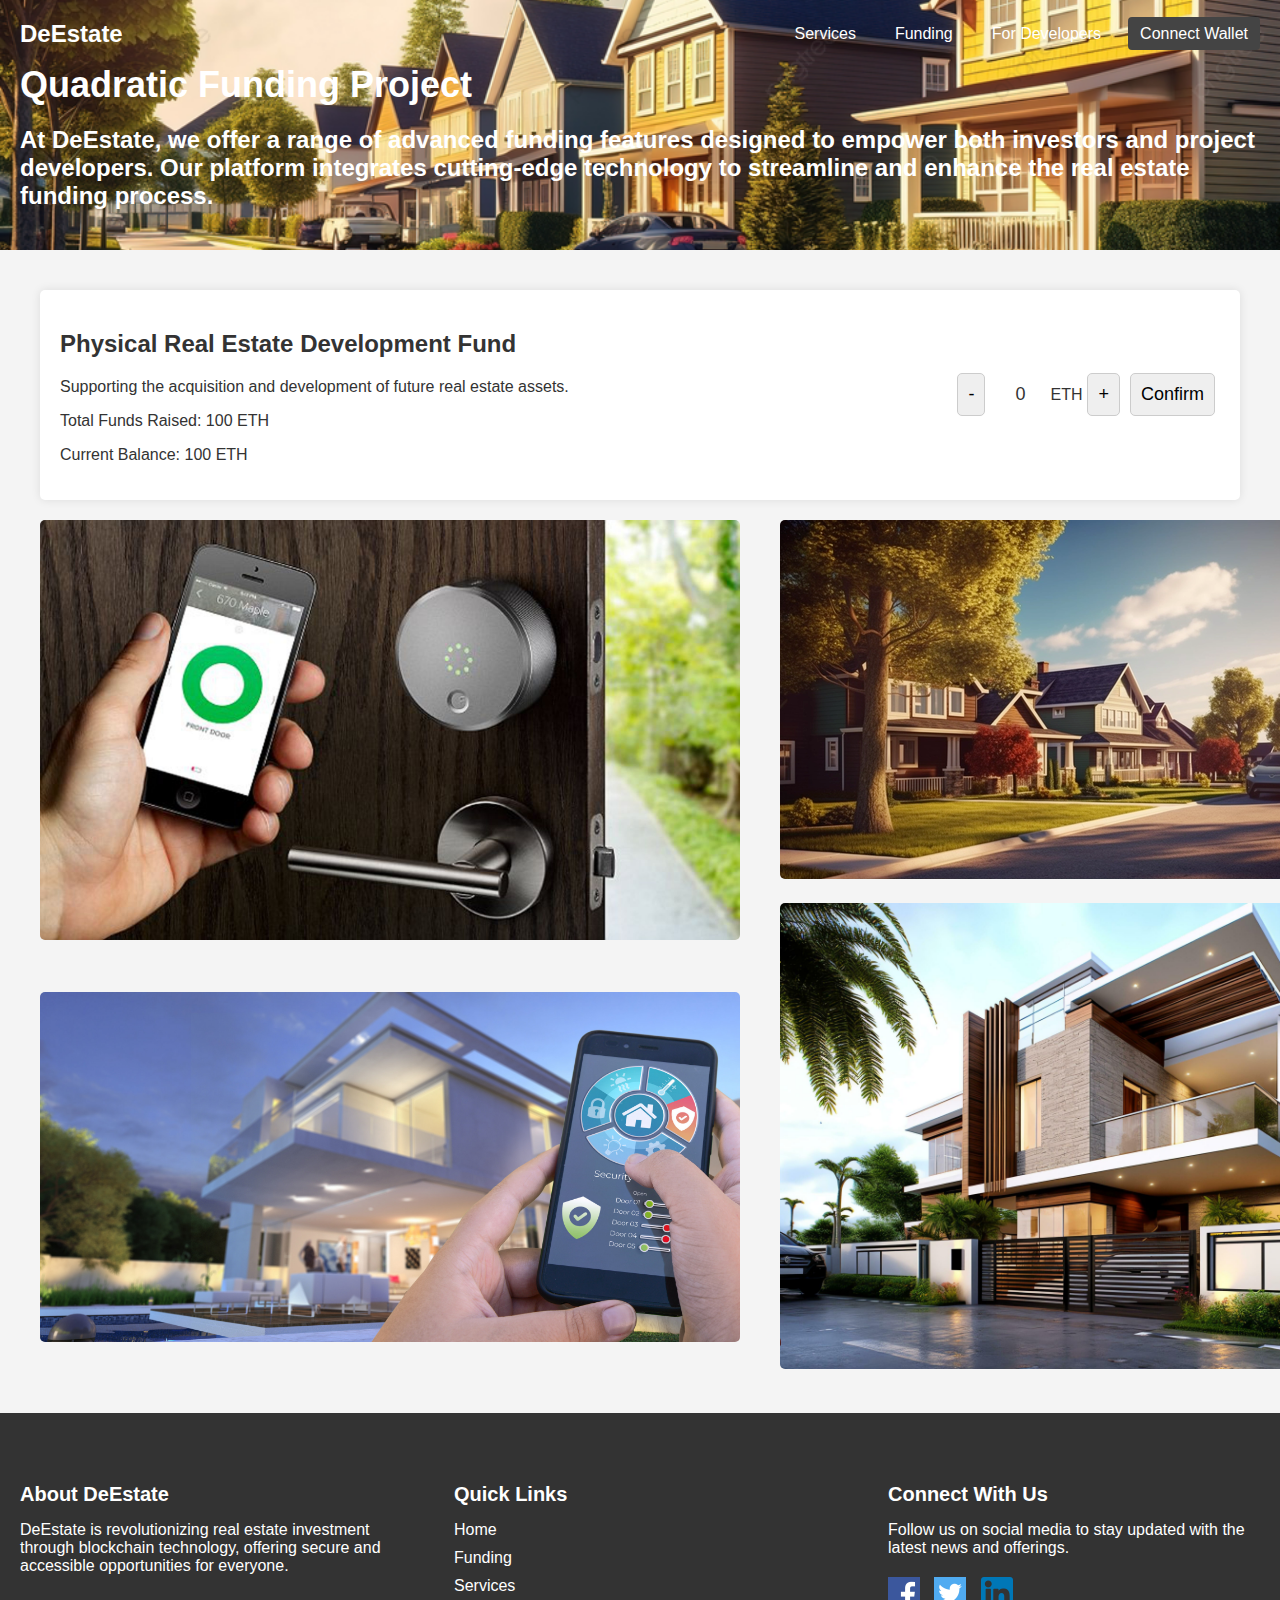
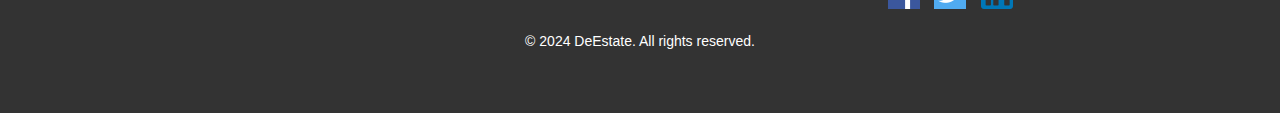
<file: Funding/index.html>
<!DOCTYPE html>
<html lang="en">
<head>
    <meta charset="UTF-8">
    <meta name="viewport" content="width=device-width, initial-scale=1.0">
    <title>Quadratic Funding Project</title>
    <link rel="stylesheet" href="styles.css">
</head>
<body>
    <header>
        <div class="header-content">
            <div class="logo"><a href="../Main/index.html">DeEstate</a></div>
            <nav>
                <ul>
                    <li><a href="../Service/index.html">Services</a></li>
                    <li><a href="../Funding/index.html">Funding</a></li>
                    <li><a href="../For Developer/index.html">For Developers</a></li>
                    <!-- <li><a href="#">Unit Sell</a></li> -->
                    <li><a href="#" class="wallet">Connect Wallet</a></li>
                </ul>
            </nav>
        </div>
        <div class="hero">
            <h1>Quadratic Funding Project</h1>
            <h2>At DeEstate, we offer a range of advanced funding features designed to empower both 
                investors and project developers. Our platform integrates cutting-edge technology to 
                streamline and enhance the real estate funding process.</h2>
        </div>
    </header>

    <main>
        <section class="funding-section">
            <div class="program-details">
                <h2>Physical Real Estate Development Fund</h2>
                <p>Supporting the acquisition and development of future real estate assets.</p>
                <p>Total Funds Raised: <span id="total-fund">100</span> ETH</p>
                <p>Current Balance: <span id="balanced">100</span> ETH</p>
            </div>
            <div class="funding-controls">
                <button id="decrease">-</button>
                <span id="amount">0</span> ETH
                <button id="increase">+</button>
                <button id="confirm">Confirm</button>
            </div>
        </section>      

        <section class="gallery">
            <div class="image-grid">
                <div class="image">
                    <img src="fund1.jpg" id="fund1" alt="Couple with camper">
                </div>
                <div class="image">
                    <img src="fund3.jpg" id="fund3" alt="Couple with camper">
                </div>
            </div>
            <div class="image">
                <img src="fund2.jpg" id="fund2" alt="Camper by the sea">
            </div>
            <div class="image-grid2">
                <div class="image">
                    <img src="fund4.png" id="fund4" alt="Couple with camper">
                </div>
                <div class="image">
                    <img src="fund5.jpg" id="fund5" alt="Couple with camper">
                </div>
            </div>
        </section>
    </main>
    <footer>
        <div class="footer-content">
            <div class="footer-section">
                <h3>About DeEstate</h3>
                <p>DeEstate is revolutionizing real estate investment through blockchain technology, offering secure and accessible opportunities for everyone.</p>
            </div>
            <div class="footer-section">
                <h3>Quick Links</h3>
                <ul>
                    <li><a href="../Main/main.html">Home</a></li>
                    <li><a href="../Funding/index.html">Funding</a></li>
                    <li><a href="../Service/index.html">Services</a></li>
                    <!-- <li><a href="#">Contact</a></li> -->
                </ul>
            </div>
            <div class="footer-section">
                <h3>Connect With Us</h3>
                <p>Follow us on social media to stay updated with the latest news and offerings.</p>
                <div class="social-icons">
                    <a href="#"><img src="facebook-icon.png" alt="Facebook"></a>
                    <a href="#"><img src="twitter-icon.png" alt="Twitter"></a>
                    <a href="#"><img src="linkedin-icon.png" alt="LinkedIn"></a>
                </div>
            </div>
        </div>
        <p class="footer-credit">© 2024 DeEstate. All rights reserved.</p>
    </footer>
</body>
</html>
</file>
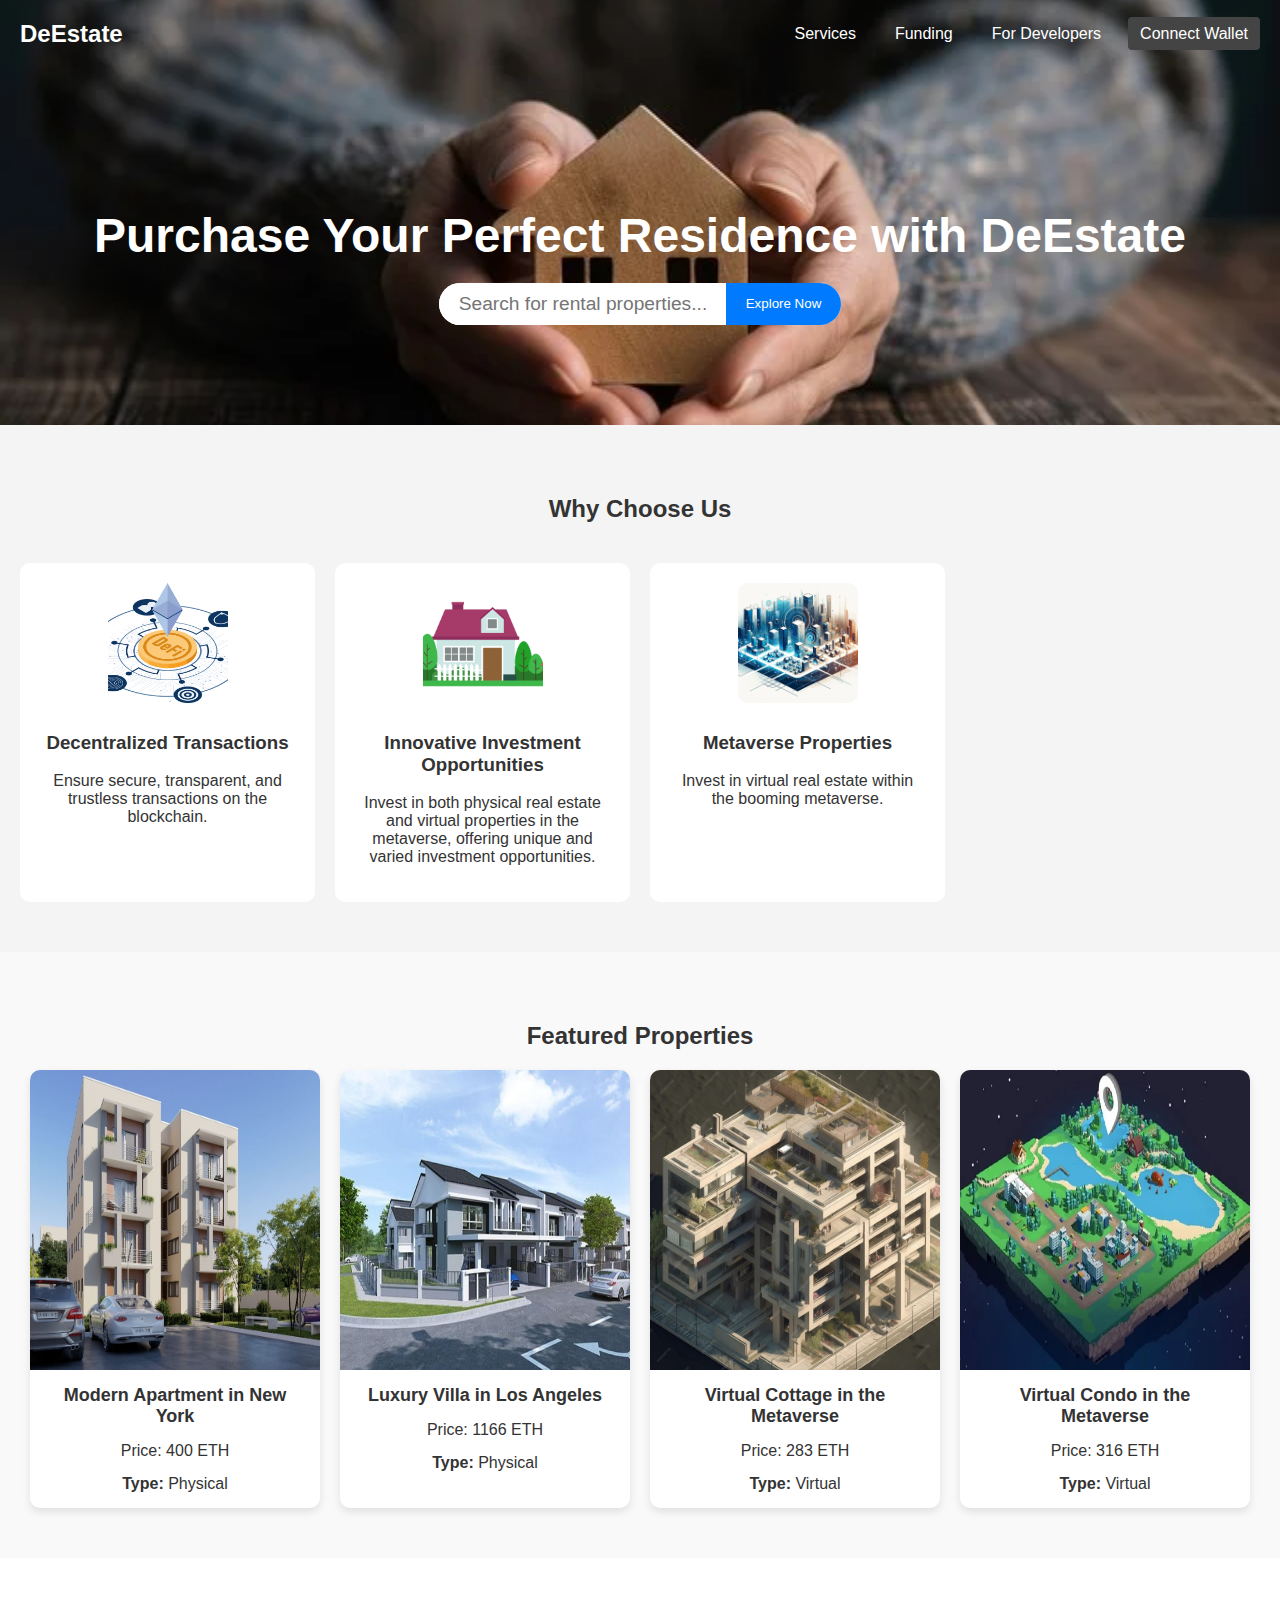
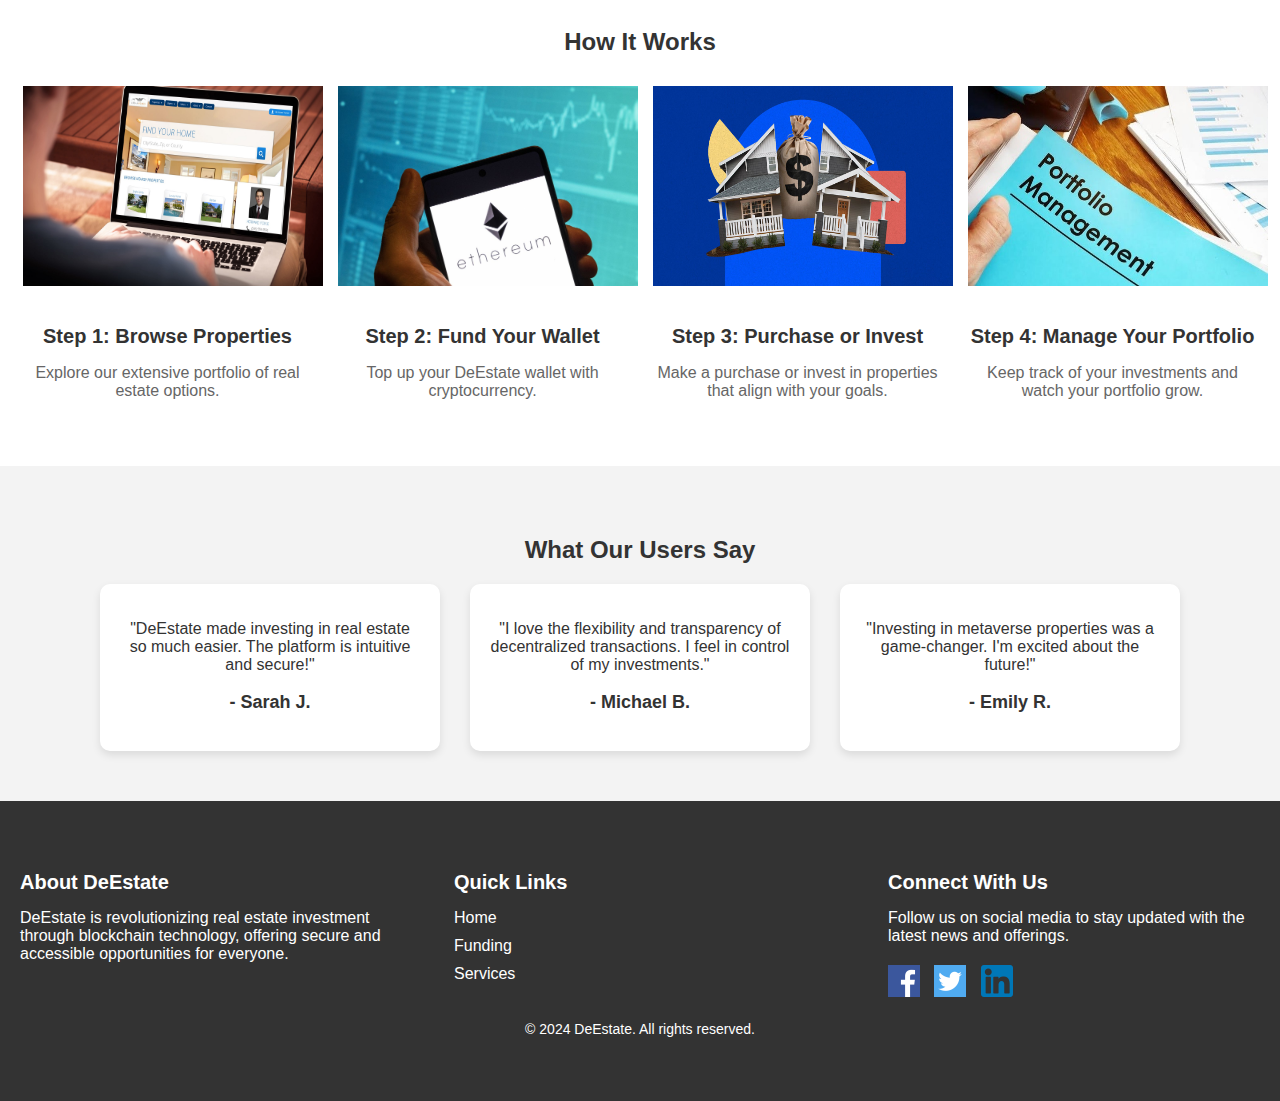
<file: Main/index.html>
<!DOCTYPE html>
<html lang="en">
<head>
    <meta charset="UTF-8">
    <meta name="viewport" content="width=device-width, initial-scale=1.0">
    <title>DeEstate - Residence Purchasing Platform</title>
    <link rel="stylesheet" href="styles.css">
</head>
<body>
    <header>
        <div class="header-content">
            <div class="logo">DeEstate</div>
            <nav>
                <ul>
                    <li><a href="../Service/index.html">Services</a></li>
                    <li><a href="../Funding/index.html">Funding</a></li>
                    <li><a href="../For Developer/index.html">For Developers</a></li>
                    <!--<li><a href="#">Unit Sell</a></li> -->
                    <li><a href="#" class="wallet">Connect Wallet</a></li>
                </ul>
            </nav>
        </div>
        <div class="maintop">
            <h2>Purchase Your Perfect Residence with DeEstate</h2>
            <div class="search-bar">
                <input type="text" placeholder="Search for rental properties...">
                <button>Explore Now</button>
            </div>
        </div>  
    </header>

    <section class="why-choose-us">
        <h2>Why Choose Us</h2>
        <div class="features">
            <div class="feature-item">
                <img src="decentralized.jpg" alt="Decentralized Transactions">
                <h3>Decentralized Transactions</h3>
                <p>Ensure secure, transparent, and trustless transactions on the blockchain.</p>
            </div>
            <div class="feature-item">
                <img src="flexible-rental.png" alt="Flexible Rental Periods">
                <h3>Innovative Investment Opportunities</h3>
                <p>Invest in both physical real estate and virtual properties in the metaverse, offering unique and varied investment opportunities.</p>
            </div>
            <div class="feature-item">
                <img src="metaverse.png" alt="Metaverse Properties">
                <h3>Metaverse Properties</h3>
                <p>Invest in virtual real estate within the booming metaverse.</p>
            </div>
        </div>
    </section>

    <section class="featured-properties">
        <h2>Featured Properties</h2>
        <div class="properties-grid">
            <div class="property-item">
                <div class="image-container">
                    <img src="pic1.jpg" alt="Modern Apartment in New York">
                    <a href="modern_apartment.html" class="view-more-btn">View More</a>
                </div>
                <h3>Modern Apartment in New York</h3>
                <p>Price: 400 ETH</p>
                <p><strong>Type:</strong> Physical</p>
            </div>
            <div class="property-item">
                <div class="image-container">
                    <img src="pic2.jpg" alt="Luxury Villa in Los Angeles">
                    <a href="luxury_villa.html" class="view-more-btn">View More</a>
                </div>
                <h3>Luxury Villa in Los Angeles</h3>
                <p>Price: 1166 ETH</p>
                <p><strong>Type:</strong> Physical</p>
                </div>
            <div class="property-item">
                <div class="image-container">
                    <img src="pic3.jpg" alt="Virtual Cottage in the Metaverse">
                    <a href="virtual_cottage.html" class="view-more-btn">View More</a>
                </div>
                <h3>Virtual Cottage in the Metaverse</h3>
                <p>Price: 283 ETH</p>
                <p><strong>Type:</strong> Virtual</p>
            </div>
            <div class="property-item">
                <div class="image-container">
                    <img src="pic4.jpg" alt="Virtual Condo in the Metaverse">
                    <a href="virtual_condo.html" class="view-more-btn">View More</a>
                </div>
                <h3>Virtual Condo in the Metaverse</h3>
                <p>Price: 316 ETH</p>
                <p><strong>Type:</strong> Virtual</p>
            </div>
        </div>
    </section>
    

    <section class="how-it-works">
        <h2>How It Works</h2>
        <div class="steps">
            <div class="step-item">
                <img src="browse.jpg" alt="Step 1">
                <h3>Step 1: Browse Properties</h3>
                <p>Explore our extensive portfolio of real estate options.</p>
            </div>
            <div class="step-item">
                <img src="fund.jpg" alt="Step 2">
                <h3>Step 2: Fund Your Wallet</h3>
                <p>Top up your DeEstate wallet with cryptocurrency.</p>
            </div>
            <div class="step-item">
                <img src="or.jpg" alt="Step 3">
                <h3>Step 3: Purchase or Invest</h3>
                <p>Make a purchase or invest in properties that align with your goals.</p>
            </div>
            <div class="step-item">
                <img src="portfolio.jpeg" alt="Step 4">
                <h3>Step 4: Manage Your Portfolio</h3>
                <p>Keep track of your investments and watch your portfolio grow.</p>
            </div>
        </div>
    </section>

    <section class="testimonials">
        <h2>What Our Users Say</h2>
        <div class="testimonials-slider">
            <div class="testimonial-item">
                <p>"DeEstate made investing in real estate so much easier. The platform is intuitive and secure!"</p>
                <h3>- Sarah J.</h3>
            </div>
            <div class="testimonial-item">
                <p>"I love the flexibility and transparency of decentralized transactions. I feel in control of my investments."</p>
                <h3>- Michael B.</h3>
            </div>
            <div class="testimonial-item">
                <p>"Investing in metaverse properties was a game-changer. I'm excited about the future!"</p>
                <h3>- Emily R.</h3>
            </div>
        </div>
    </section>

    <footer>
        <div class="footer-content">
            <div class="footer-section">
                <h3>About DeEstate</h3>
                <p>DeEstate is revolutionizing real estate investment through blockchain technology, offering secure and accessible opportunities for everyone.</p>
            </div>
            <div class="footer-section">
                <h3>Quick Links</h3>
                <ul>
                    <li><a href="../Main/main.html">Home</a></li>
                    <li><a href="../Funding/index.html">Funding</a></li>
                    <li><a href="../Service/index.html">Services</a></li>
                    <!-- <li><a href="#">Contact</a></li> -->
                </ul>
            </div>
            <div class="footer-section">
                <h3>Connect With Us</h3>
                <p>Follow us on social media to stay updated with the latest news and offerings.</p>
                <div class="social-icons">
                    <a href="#"><img src="facebook-icon.png" alt="Facebook"></a>
                    <a href="#"><img src="twitter-icon.png" alt="Twitter"></a>
                    <a href="#"><img src="linkedin-icon.png" alt="LinkedIn"></a>
                </div>
            </div>
        </div>
        <p class="footer-credit">© 2024 DeEstate. All rights reserved.</p>
    </footer>
</body>
</html>
</file>
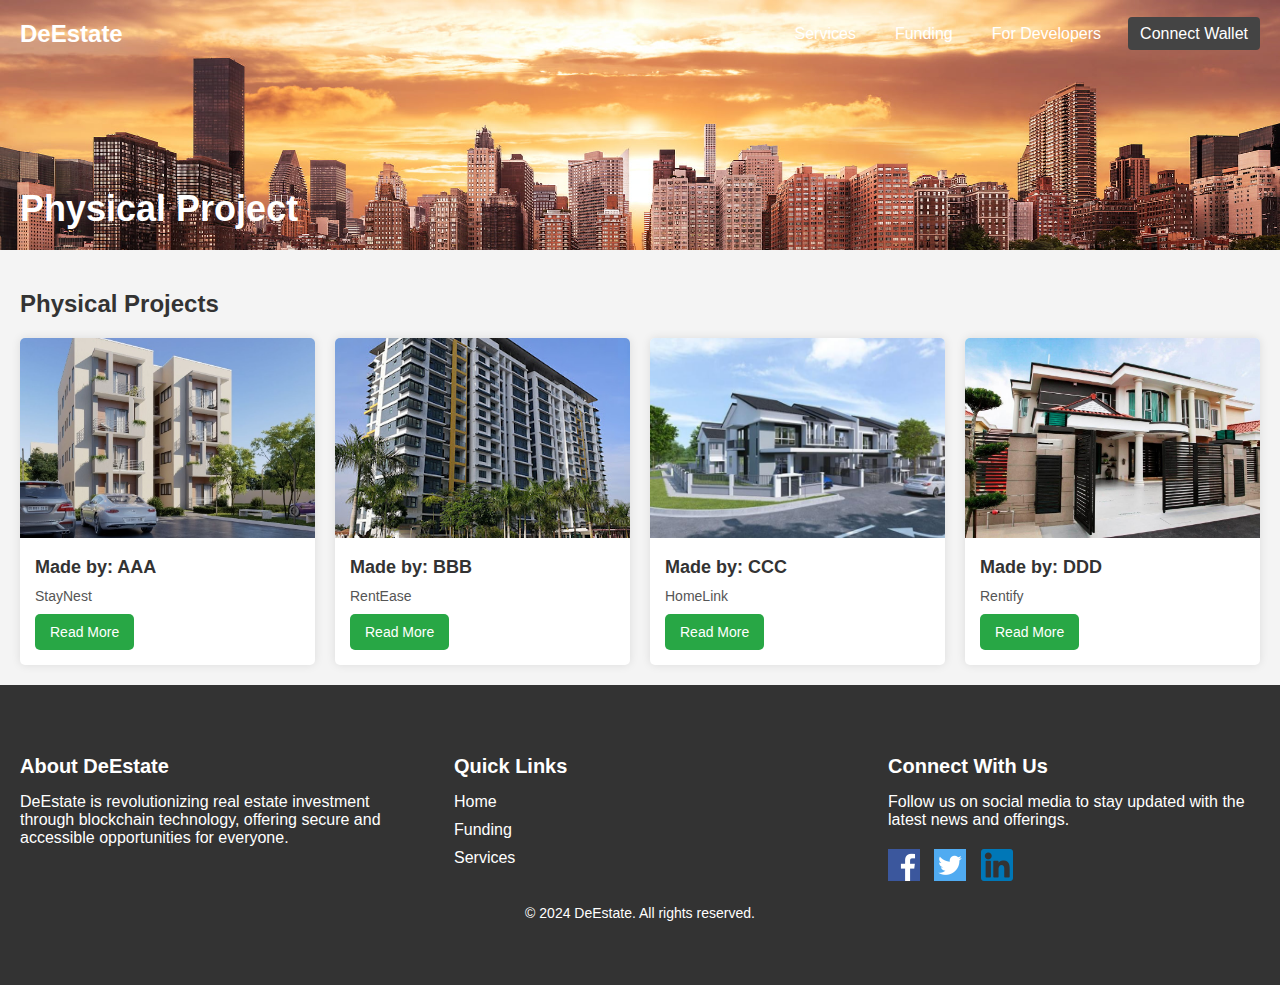
<file: Physical/index.html>
<!DOCTYPE html>
<html lang="en">
<head>
    <meta charset="UTF-8">
    <meta name="viewport" content="width=device-width, initial-scale=1.0">
    <title>DeEstate - Residence Purchasing Platform</title>
    <style>
        a {
            text-decoration: none;
            color: white;
        }
        body {
            font-family: Arial, sans-serif;
            margin: 0;
            padding: 0;
            background-color: #f4f4f4;
            color: #333;
            overflow-x: hidden;
        }
        header {
            position: relative;
            height: 250px;
            background-image: url('background.jpg'); 
            background-size: cover;
            background-position: center;
            color: white;
        }
        .header-content {
            display: flex;
            justify-content: space-between;
            align-items: center;
            padding: 20px;
        }

        .logo {
            font-size: 24px;
            font-weight: bold;
        }

        nav ul {
            list-style-type: none;
            margin: 0;
            padding: 0;
            display: flex;
            gap: 15px;
        }

        nav ul li {
            display: inline;
        }

        nav ul li a {
            color: white;
            text-decoration: none;
            padding: 8px 12px;
        }

        nav ul li a.wallet {
            background-color: #444;
            border-radius: 4px;
        }

        .hero {
            position: absolute;
            bottom: 20px;
            left: 20px;
        }

        .hero h1 {
            font-size: 36px;
            margin: 0;
        }
        .container {
            padding: 20px;
        }
        .projects {
            display: grid;
            grid-template-columns: repeat(auto-fit, minmax(250px, 1fr));
            gap: 20px;
        }
        .project-card {
            background-color: white;
            border-radius: 5px;
            box-shadow: 0 0 10px rgba(0, 0, 0, 0.1);
            overflow: hidden;
        }
        .project-card img {
            width: 100%;
            height: 200px;
            object-fit: cover;
        }
        .project-card .content {
            padding: 15px;
        }
        .project-card .content h3 {
            margin: 0 0 10px;
            font-size: 18px;
        }
        .project-card .content p {
            margin: 0 0 10px;
            font-size: 14px;
            color: #555;
        }
        .project-card .content button {
            padding: 10px 15px;
            background-color: #28a745;
            color: white;
            border: none;
            border-radius: 5px;
            cursor: pointer;
            font-size: 14px;
        }
        .project-card .content button:hover {
            background-color: #218838;
        }

        footer {
            background-color: #333;
            color: white;
            padding: 50px 20px;
        }

        .footer-content {
            display: flex;
            justify-content: space-between;
            flex-wrap: wrap;
        }

        .footer-section {
            width: 30%;
        }

        .footer-section h3 {
            font-size: 20px;
            margin-bottom: 15px;
        }

        .footer-section p, .footer-section ul {
            font-size: 16px;
            margin: 0;
        }

        .footer-section ul {
            list-style: none;
            padding: 0;
        }

        .footer-section ul li {
            margin-bottom: 10px;
        }

        .footer-section ul li a {
            color: white;
            text-decoration: none;
        }

        .footer-section ul li a:hover {
            text-decoration: underline;
        }

        .social-icons {
            margin-top: 20px;
        }

        .social-icons a {
            margin-right: 10px;
            display: inline-block;
        }

        .social-icons img {
            width: 32px;
            height: 32px;
        }

        .footer-credit {
            text-align: center;
            margin-top: 20px;
            font-size: 14px;
        }
    </style>
</head>
<body>
    <header>
        <div class="header-content">
            <div class="logo">DeEstate</div>
            <nav>
                <ul>
                    <li><a href="../Service/index.html">Services</a></li>
                    <li><a href="../Funding/index.html">Funding</a></li>
                    <li><a href="../For Developer/index.html">For Developers</a></li>
                    <!-- <li><a href="#">Unit Sell</a></li> -->
                    <li><a href="#" class="wallet">Connect Wallet</a></li>
                </ul>
            </nav>
        </div>
        <div class="hero">
            <h1>Physical Project</h1>
        </div>
        </div>
    </header>
    <div class="container">
        <h2>Physical Projects</h2>
        <div class="projects">
            <div class="project-card">
                <img src="pic1.jpg" alt="StayNest">
                <div class="content">
                    <h3>Made by: AAA</h3>
                    <p>StayNest</p>
                    <button>Read More</button>
                </div>
            </div>
            <div class="project-card">
                <img src="pic2.jpg" alt="RentEase">
                <div class="content">
                    <h3>Made by: BBB</h3>
                    <p>RentEase</p>
                    <button>Read More</button>
                </div>
            </div>
            <div class="project-card">
                <img src="pic3.jpg" alt="HomeLink">
                <div class="content">
                    <h3>Made by: CCC</h3>
                    <p>HomeLink</p>
                    <button>Read More</button>
                </div>
            </div>
            <div class="project-card">
                <img src="pic4.jpg" alt="Rentify">
                <div class="content">
                    <h3>Made by: DDD</h3>
                    <p>Rentify</p>
                    <button>Read More</button>
                </div>
            </div>
        </div>
    </div>
    <footer>
        <div class="footer-content">
            <div class="footer-section">
                <h3>About DeEstate</h3>
                <p>DeEstate is revolutionizing real estate investment through blockchain technology, offering secure and accessible opportunities for everyone.</p>
            </div>
            <div class="footer-section">
                <h3>Quick Links</h3>
                <ul>
                    <li><a href="../Main/main.html">Home</a></li>
                    <li><a href="../Funding/index.html">Funding</a></li>
                    <li><a href="../Service/index.html">Services</a></li>
                    <!-- <li><a href="#">Contact</a></li> -->
                </ul>
            </div>
            <div class="footer-section">
                <h3>Connect With Us</h3>
                <p>Follow us on social media to stay updated with the latest news and offerings.</p>
                <div class="social-icons">
                    <a href="#"><img src="facebook-icon.png" alt="Facebook"></a>
                    <a href="#"><img src="twitter-icon.png" alt="Twitter"></a>
                    <a href="#"><img src="linkedin-icon.png" alt="LinkedIn"></a>
                </div>
            </div>
        </div>
        <p class="footer-credit">© 2024 DeEstate. All rights reserved.</p>
    </footer>
</body>
</html>
</file>
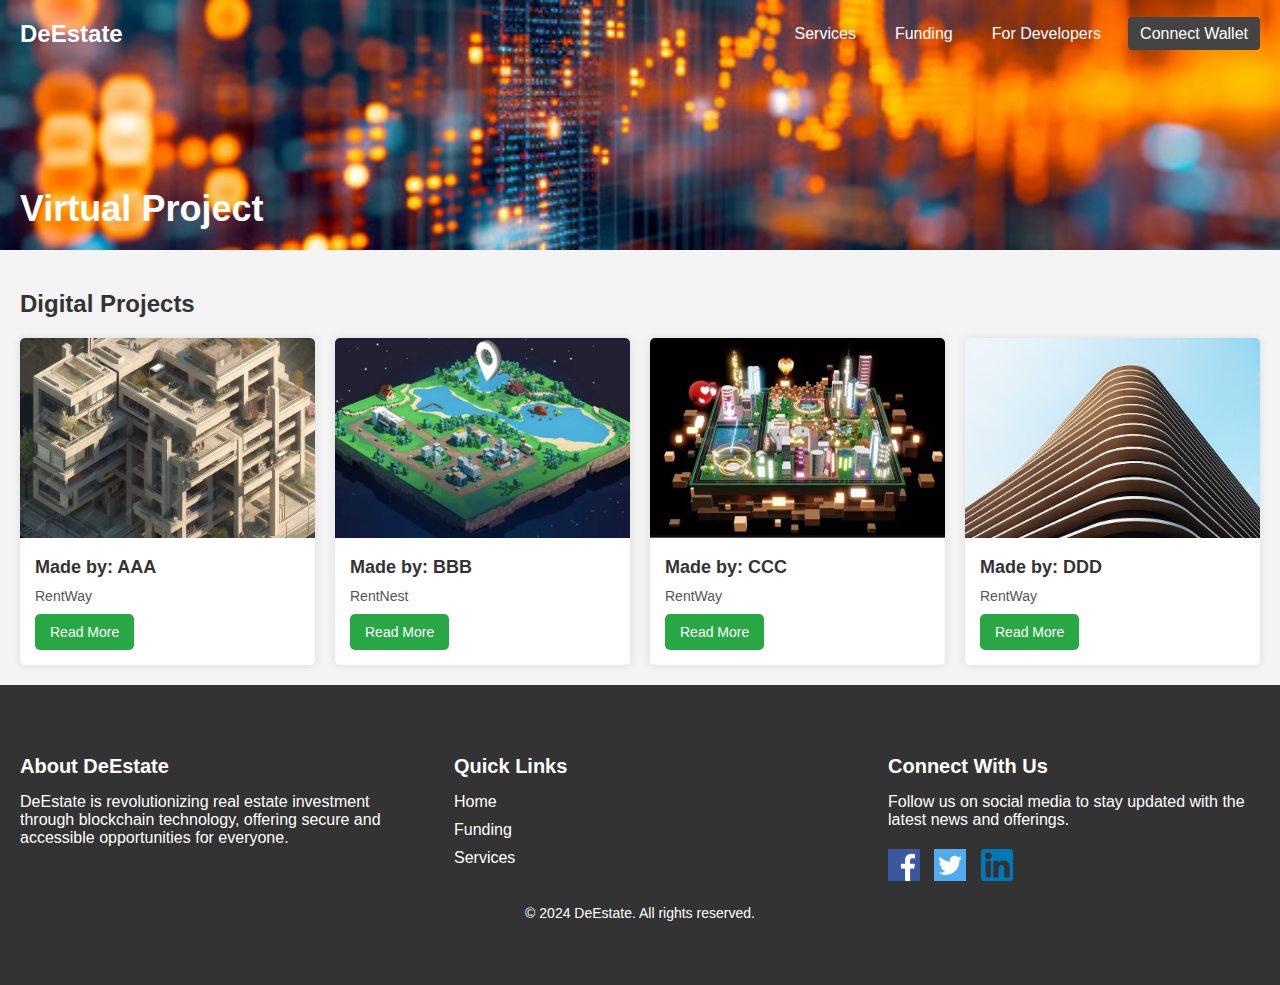
<file: Virtual/index.html>
<!DOCTYPE html>
<html lang="en">
<head>
    <meta charset="UTF-8">
    <meta name="viewport" content="width=device-width, initial-scale=1.0">
    <title>DeEstate - Residence Purchasing Platform</title>
    <style>
        a {
            text-decoration: none;
            color: white;
        }
        body {
            font-family: Arial, sans-serif;
            margin: 0;
            padding: 0;
            background-color: #f4f4f4;
            color: #333;
            overflow-x: hidden;
        }
        header {
            position: relative;
            height: 250px;
            background-image: url('background.jpg'); 
            background-size: cover;
            background-position: center;
            color: white;
        }
        .header h1 {
            margin: 0;
            font-size: 24px;
        }
        .header-content {
            display: flex;
            justify-content: space-between;
            align-items: center;
            padding: 20px;
        }

        .logo {
            font-size: 24px;
            font-weight: bold;
        }

        nav ul {
            list-style-type: none;
            margin: 0;
            padding: 0;
            display: flex;
            gap: 15px;
        }

        nav ul li {
            display: inline;
        }

        nav ul li a {
            color: white;
            text-decoration: none;
            padding: 8px 12px;
        }

        nav ul li a.wallet {
            background-color: #444;
            border-radius: 4px;
        }

        .hero {
            position: absolute;
            bottom: 20px;
            left: 20px;
        }

        .hero h1 {
            font-size: 36px;
            margin: 0;
        }
        .container {
            padding: 20px;
        }
        .projects {
            display: grid;
            grid-template-columns: repeat(auto-fit, minmax(250px, 1fr));
            gap: 20px;
        }
        .project-card {
            background-color: white;
            border-radius: 5px;
            box-shadow: 0 0 10px rgba(0, 0, 0, 0.1);
            overflow: hidden;
        }
        .project-card img {
            width: 100%;
            height: 200px;
            object-fit: cover;
        }
        .project-card .content {
            padding: 15px;
        }
        .project-card .content h3 {
            margin: 0 0 10px;
            font-size: 18px;
        }
        .project-card .content p {
            margin: 0 0 10px;
            font-size: 14px;
            color: #555;
        }
        .project-card .content button {
            padding: 10px 15px;
            background-color: #28a745;
            color: white;
            border: none;
            border-radius: 5px;
            cursor: pointer;
            font-size: 14px;
        }
        .project-card .content button:hover {
            background-color: #218838;
        }
        footer {
            background-color: #333;
            color: white;
            padding: 50px 20px;
        }

        .footer-content {
            display: flex;
            justify-content: space-between;
            flex-wrap: wrap;
        }

        .footer-section {
            width: 30%;
        }

        .footer-section h3 {
            font-size: 20px;
            margin-bottom: 15px;
        }

        .footer-section p, .footer-section ul {
            font-size: 16px;
            margin: 0;
        }

        .footer-section ul {
            list-style: none;
            padding: 0;
        }

        .footer-section ul li {
            margin-bottom: 10px;
        }

        .footer-section ul li a {
            color: white;
            text-decoration: none;
        }

        .footer-section ul li a:hover {
            text-decoration: underline;
        }

        .social-icons {
            margin-top: 20px;
        }

        .social-icons a {
            margin-right: 10px;
            display: inline-block;
        }

        .social-icons img {
            width: 32px;
            height: 32px;
        }

        .footer-credit {
            text-align: center;
            margin-top: 20px;
            font-size: 14px;
        }
    </style>
</head>
<body>
    <header>
        <div class="header-content">
            <div class="logo">DeEstate</div>
            <nav>
                <ul>
                    <li><a href="../Service/index.html">Services</a></li>
                    <li><a href="../Funding/index.html">Funding</a></li>
                    <li><a href="../For Developer/index.html">For Developers</a></li>
                    <!-- <li><a href="#">Unit Sell</a></li> -->
                    <li><a href="#" class="wallet">Connect Wallet</a></li>
                </ul>
            </nav>
        </div>
        <div class="hero">
            <h1>Virtual Project</h1>
        </div>
    </header>
    <div class="container">
        <h2>Digital Projects</h2>
        <div class="projects">
            <div class="project-card">
                <img src="img1.jpg" alt="RentWay">
                <div class="content">
                    <h3>Made by: AAA</h3>
                    <p>RentWay</p>
                    <button>Read More</button>
                </div>
            </div>
            <div class="project-card">
                <img src="img2.jpg" alt="RentNest">
                <div class="content">
                    <h3>Made by: BBB</h3>
                    <p>RentNest</p>
                    <button>Read More</button>
                </div>
            </div>
            <div class="project-card">
                <img src="img3.png" alt="RentWay">
                <div class="content">
                    <h3>Made by: CCC</h3>
                    <p>RentWay</p>
                    <button>Read More</button>
                </div>
            </div>
            <div class="project-card">
                <img src="img4.jpeg" alt="RentWay">
                <div class="content">
                    <h3>Made by: DDD</h3>
                    <p>RentWay</p>
                    <button>Read More</button>
                </div>
            </div>
        </div>
    </div>
    <footer>
        <div class="footer-content">
            <div class="footer-section">
                <h3>About DeEstate</h3>
                <p>DeEstate is revolutionizing real estate investment through blockchain technology, offering secure and accessible opportunities for everyone.</p>
            </div>
            <div class="footer-section">
                <h3>Quick Links</h3>
                <ul>
                    <li><a href="../Main/main.html">Home</a></li>
                    <li><a href="../Funding/index.html">Funding</a></li>
                    <li><a href="../Service/index.html">Services</a></li>
                    <!-- <li><a href="#">Contact</a></li> -->
                </ul>
            </div>
            <div class="footer-section">
                <h3>Connect With Us</h3>
                <p>Follow us on social media to stay updated with the latest news and offerings.</p>
                <div class="social-icons">
                    <a href="#"><img src="facebook-icon.png" alt="Facebook"></a>
                    <a href="#"><img src="twitter-icon.png" alt="Twitter"></a>
                    <a href="#"><img src="linkedin-icon.png" alt="LinkedIn"></a>
                </div>
            </div>
        </div>
        <p class="footer-credit">© 2024 DeEstate. All rights reserved.</p>
    </footer>
</body>
</html>
</file>
<file: Funding/styles.css>
a {
    text-decoration: none;
    color: white;
}
body {
    font-family: Arial, sans-serif;
    margin: 0;
    padding: 0;
    background-color: #f4f4f4;
    color: #333;
    overflow-x: hidden;
}

header {
    position: relative;
    height: 250px;
    background-image: url('background.png'); 
    background-size: cover;
    background-position: center;
    color: white;
}

.header-content {
    display: flex;
    justify-content: space-between;
    align-items: center;
    padding: 20px;
}

.logo {
    font-size: 24px;
    font-weight: bold;
}

nav ul {
    list-style-type: none;
    margin: 0;
    padding: 0;
    display: flex;
    gap: 15px;
}

nav ul li {
    display: inline;
}

nav ul li a {
    color: white;
    text-decoration: none;
    padding: 8px 12px;
}

nav ul li a.wallet {
    background-color: #444;
    border-radius: 4px;
}

.hero {
    position: absolute;
    bottom: 20px;
    left: 20px;
}

.hero h1 {
    font-size: 36px;
    margin: 0;
}

main {
    padding: 40px;
}

.funding-section {
    display: flex;
    justify-content: space-between;
    align-items: center;
    background-color: white;
    padding: 20px;
    border-radius: 5px;
    margin-bottom: 20px;
    box-shadow: 0 0 10px rgba(0, 0, 0, 0.1);
}

.program-details {
    flex: 1;
}

.funding-controls {
    display: flex;
    align-items: center;
}

.funding-controls button {
    padding: 10px;
    font-size: 18px;
    margin: 0 5px;
    cursor: pointer;
    border: 1px solid #ccc;
    border-radius: 5px;
}

#amount {
    font-size: 18px;
    margin: 0 10px;
    width: 40px;
    display: inline-block;
    text-align: center;
}

.gallery {
    display: flex;
    justify-content: space-between;
    gap: 20px;
}

.image-grid {
    display: grid;
    grid-template-columns: 1fr;
    gap: 20px;
}

.gallery .image img {
    max-width: 100%;
    border-radius: 5px;
    object-fit: cover;
}

.image{
    width: 1000px;
}

.image-grid .image{
    width: 700px;
}

.image-grid2 {
    display: grid;
    grid-template-columns: 1fr;
    gap: 20px;
}

#fund5 {
    width: 70%;
}

footer {
    background-color: #333;
    color: white;
    padding: 50px 20px;
}

.footer-content {
    display: flex;
    justify-content: space-between;
    flex-wrap: wrap;
}

.footer-section {
    width: 30%;
}

.footer-section h3 {
    font-size: 20px;
    margin-bottom: 15px;
}

.footer-section p, .footer-section ul {
    font-size: 16px;
    margin: 0;
}

.footer-section ul {
    list-style: none;
    padding: 0;
}

.footer-section ul li {
    margin-bottom: 10px;
}

.footer-section ul li a {
    color: white;
    text-decoration: none;
}

.footer-section ul li a:hover {
    text-decoration: underline;
}

.social-icons {
    margin-top: 20px;
}

.social-icons a {
    margin-right: 10px;
    display: inline-block;
}

.social-icons img {
    width: 32px;
    height: 32px;
}

.footer-credit {
    text-align: center;
    margin-top: 20px;
    font-size: 14px;
}
</file>
<file: Main/styles.css>
a {
    text-decoration: none;
    color: white;
}
body {
    font-family: Arial, sans-serif;
    margin: 0;
    padding: 0;
    background-color: #f4f4f4;
    color: #333;
    overflow-x: hidden;
}

header {
    position: relative;
    background-image: url('background.jpg'); 
    background-size: cover;
    background-position: center;
    color: white;
}

.header-content {
    display: flex;
    justify-content: space-between;
    align-items: center;
    padding: 20px;
}

.logo {
    font-size: 24px;
    font-weight: bold;
}

nav ul {
    list-style-type: none;
    margin: 0;
    padding: 0;
    display: flex;
    gap: 15px;
}

nav ul li {
    display: inline;
}

nav ul li a {
    color: white;
    text-decoration: none;
    padding: 8px 12px;
}

nav ul li a.wallet {
    background-color: #444;
    border-radius: 4px;
}

.hero {
    position: absolute;
    bottom: 20px;
    left: 20px;
}

.hero h1 {
    font-size: 36px;
    margin: 0;
}

.wallet-button {
    border: 2px solid white;
    padding: 5px 10px;
    border-radius: 20px;
}

.maintop {
    text-align: center;
    padding: 100px 20px;
    color: white;
}

.maintop h2 {
    font-size: 3em;
    margin-bottom: 20px;
}

.search-bar {
    display: inline-flex;
    background-color: white;
    border-radius: 50px;
    overflow: hidden;
}

.search-bar input {
    border: none;
    padding: 10px 20px;
    font-size: 1.2em;
}

.search-bar button {
    background-color: #007BFF;
    color: white;
    border: none;
    padding: 10px 20px;
    cursor: pointer;
}

.why-choose-us {
    padding: 50px 20px;
    text-align: center;
}

.why-choose-us h2 {
    margin-bottom: 40px;
}

.features {
    display: grid;
    grid-template-columns: repeat(4, 1fr);
    gap: 20px;
}

.feature-item {
    background-color: white;
    padding: 20px;
    border-radius: 10px;
    text-align: center;
}

.feature-item img {
    width: 120px;   
    height: 120px;  
    object-fit: cover;
    margin-bottom: 15px;
    border-radius: 10px;  
}

.feature-item h3 {
    margin-top: 10px;
}

.featured-properties {
    background-color: #f9f9f9;
    padding: 50px 20px;
    text-align: center;
}

.properties-grid {
    display: flex;
    gap: 20px;
    justify-content: center;
    flex-wrap: wrap;
}

.property-item {
    background-color: white;
    border-radius: 10px;
    box-shadow: 0 4px 8px rgba(0, 0, 0, 0.1);
    overflow: hidden;
    width: calc(25% - 20px);
}

.property-item img {
    width: 100%;
    height: 300px;
}

.property-item h3 {
    font-size: 18px;
    margin: 15px;
}

.property-item p {
    font-size: 16px;
    margin: 0 15px 15px;
}

.how-it-works {
    padding: 50px 20px;
    background-color: #ffffff;
    text-align: center;
}

.steps {
    display: flex;
    justify-content: space-around;
    margin-top: 30px;
    gap: 20px;
}

.step-item {
    width: calc(25% - 20px);
    text-align: center;
}

.step-item img {
    width: 300px;
    height: 200px;
    margin-bottom: 15px;
}

.step-item h3 {
    font-size: 20px;
    margin-bottom: 10px;
}

.step-item p {
    font-size: 16px;
    color: #666;
}

.testimonials {
    background-color: #f3f3f3;
    padding: 50px 20px;
    text-align: center;
}

.testimonials-slider {
    display: flex;
    gap: 30px;
    justify-content: center;
}

.testimonial-item {
    background-color: white;
    padding: 20px;
    border-radius: 10px;
    width: 300px;
    box-shadow: 0 4px 8px rgba(0, 0, 0, 0.1);
}

.testimonial-item p {
    font-size: 16px;
    margin-bottom: 15px;
}

.testimonial-item h3 {
    font-size: 18px;
    color: #333;
}

footer {
    background-color: #333;
    color: white;
    padding: 50px 20px;
}

.footer-content {
    display: flex;
    justify-content: space-between;
    flex-wrap: wrap;
}

.footer-section {
    width: 30%;
}

.footer-section h3 {
    font-size: 20px;
    margin-bottom: 15px;
}

.footer-section p, .footer-section ul {
    font-size: 16px;
    margin: 0;
}

.footer-section ul {
    list-style: none;
    padding: 0;
}

.footer-section ul li {
    margin-bottom: 10px;
}

.footer-section ul li a {
    color: white;
    text-decoration: none;
}

.footer-section ul li a:hover {
    text-decoration: underline;
}

.social-icons {
    margin-top: 20px;
}

.social-icons a {
    margin-right: 10px;
    display: inline-block;
}

.social-icons img {
    width: 32px;
    height: 32px;
}

.footer-credit {
    text-align: center;
    margin-top: 20px;
    font-size: 14px;
}

.chat-button {
    position: fixed;
    bottom: 20px;
    right: 20px;
    background-color: #FF6600;
    color: white;
    border: none;
    padding: 15px 20px;
    border-radius: 50px;
    cursor: pointer;
}

.chat-button:hover {
    background-color: #E55B00;
}

.image-container {
    position: relative;
    width: 100%;
    overflow: hidden;
}

.image-container img {
    width: 100%;
    height: 300px;
    display: block;
    transition: transform 0.3s ease;
}

.view-more-btn {
    position: absolute;
    top: 50%;
    left: 50%;
    transform: translate(-50%, -50%);
    background-color: rgba(0, 0, 0, 0.7);
    color: white;
    padding: 10px 20px;
    border: none;
    border-radius: 5px;
    text-decoration: none;
    font-size: 16px;
    opacity: 0;
    transition: opacity 0.3s ease;
    z-index: 10;
}

.image-container:hover img {
    transform: scale(1.1);
}

.image-container:hover .view-more-btn {
    opacity: 1;
}
</file>
